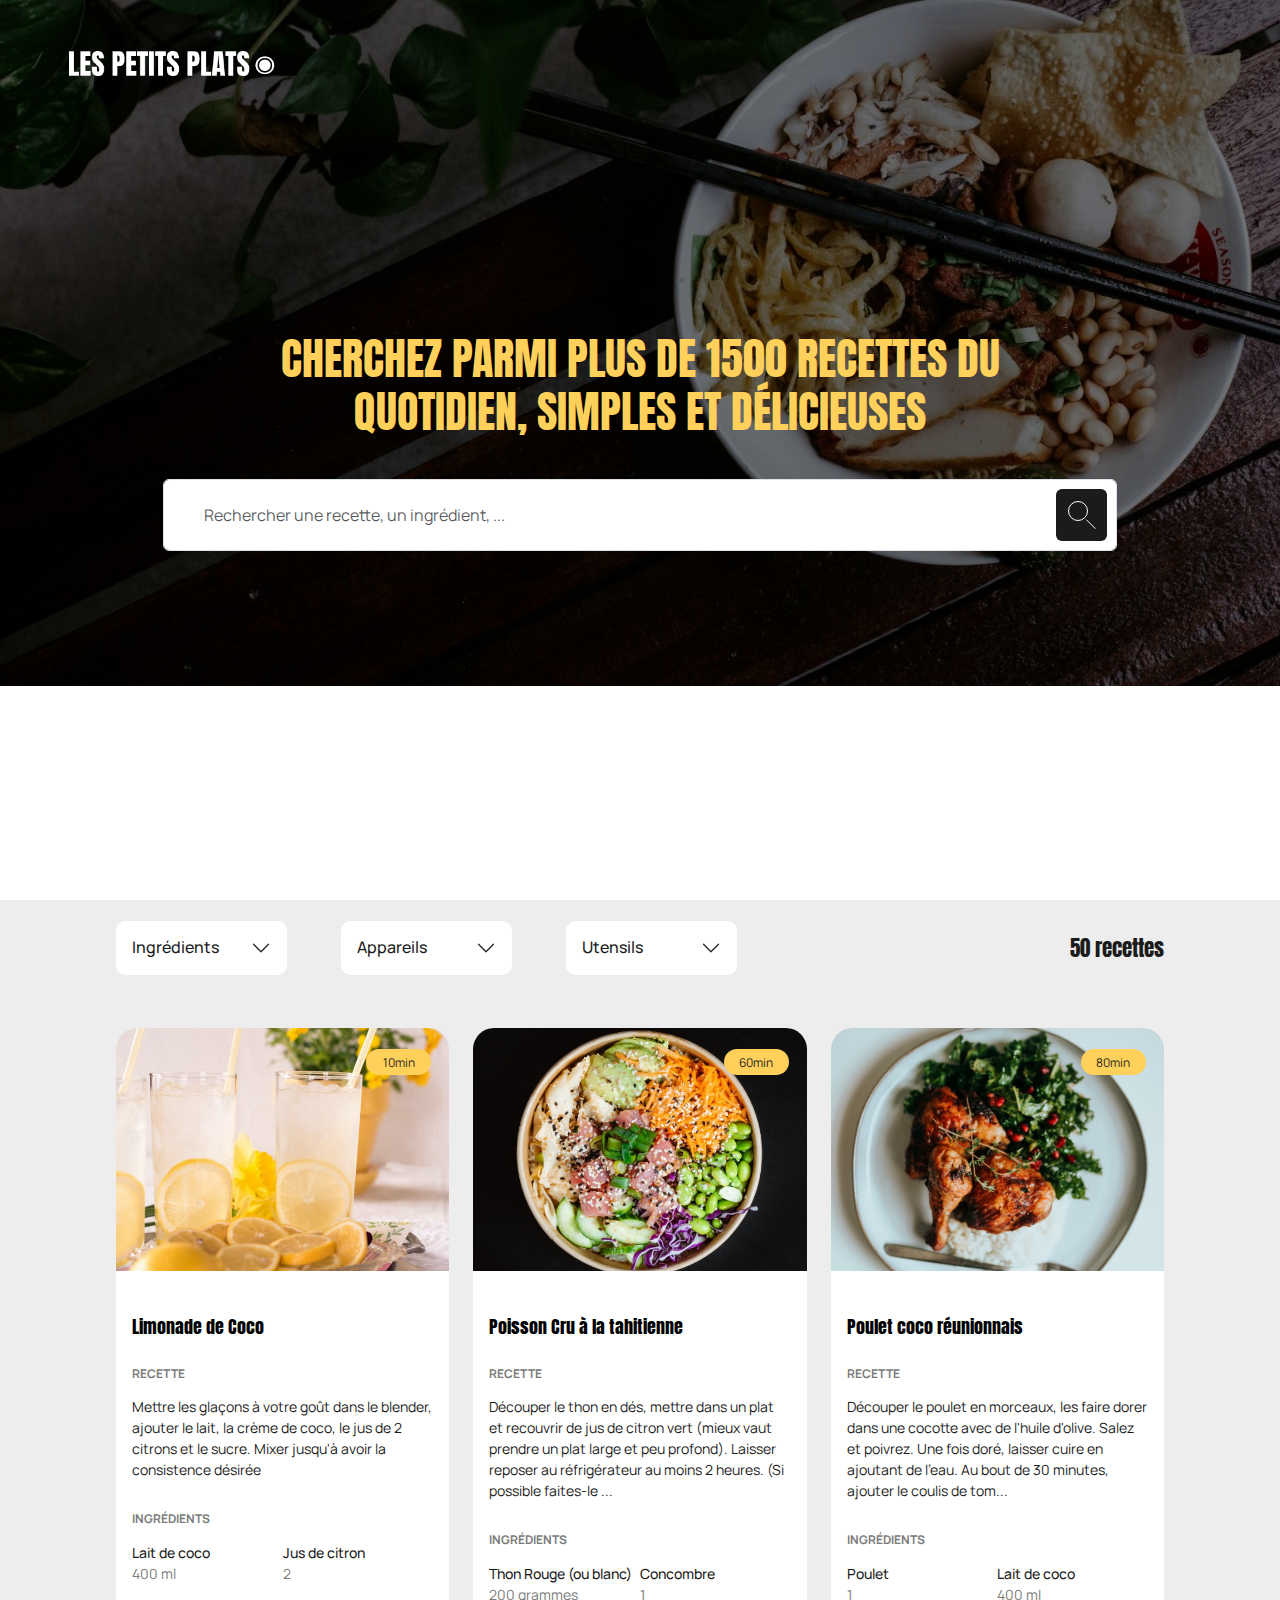
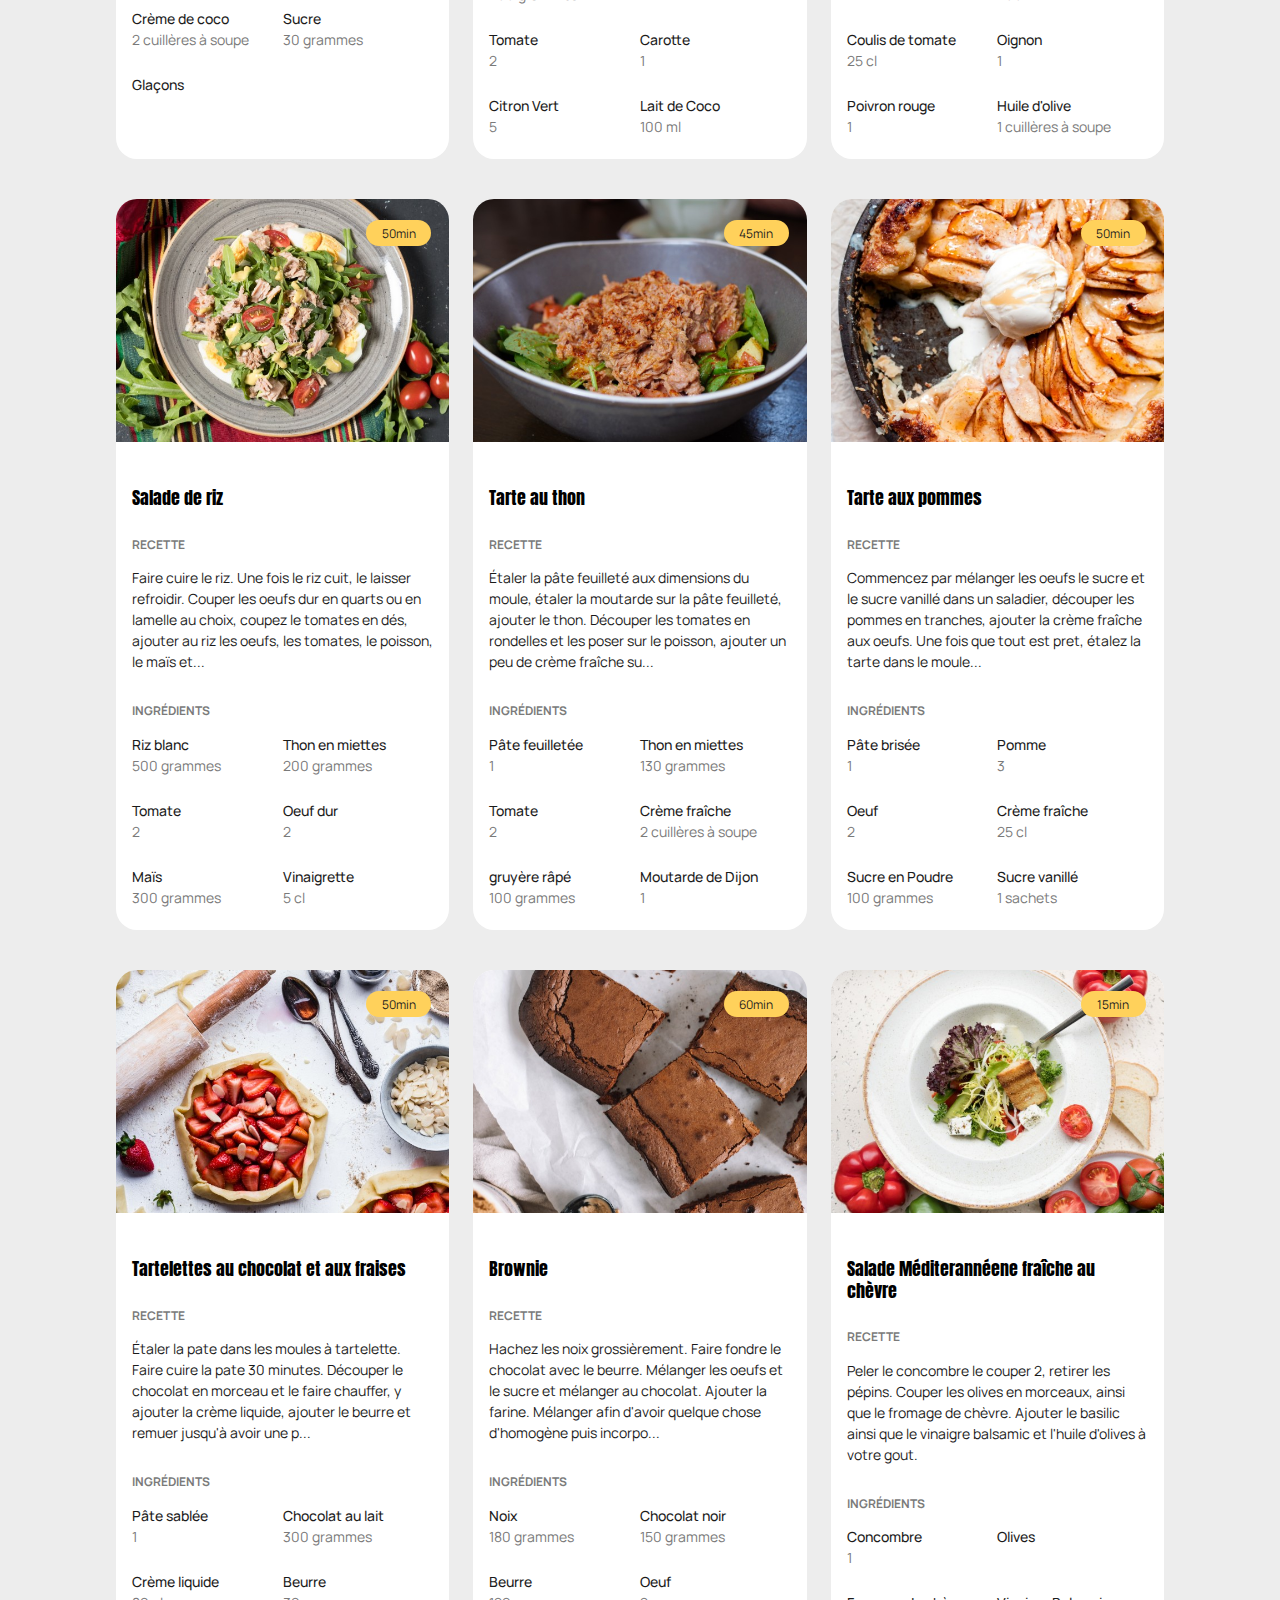
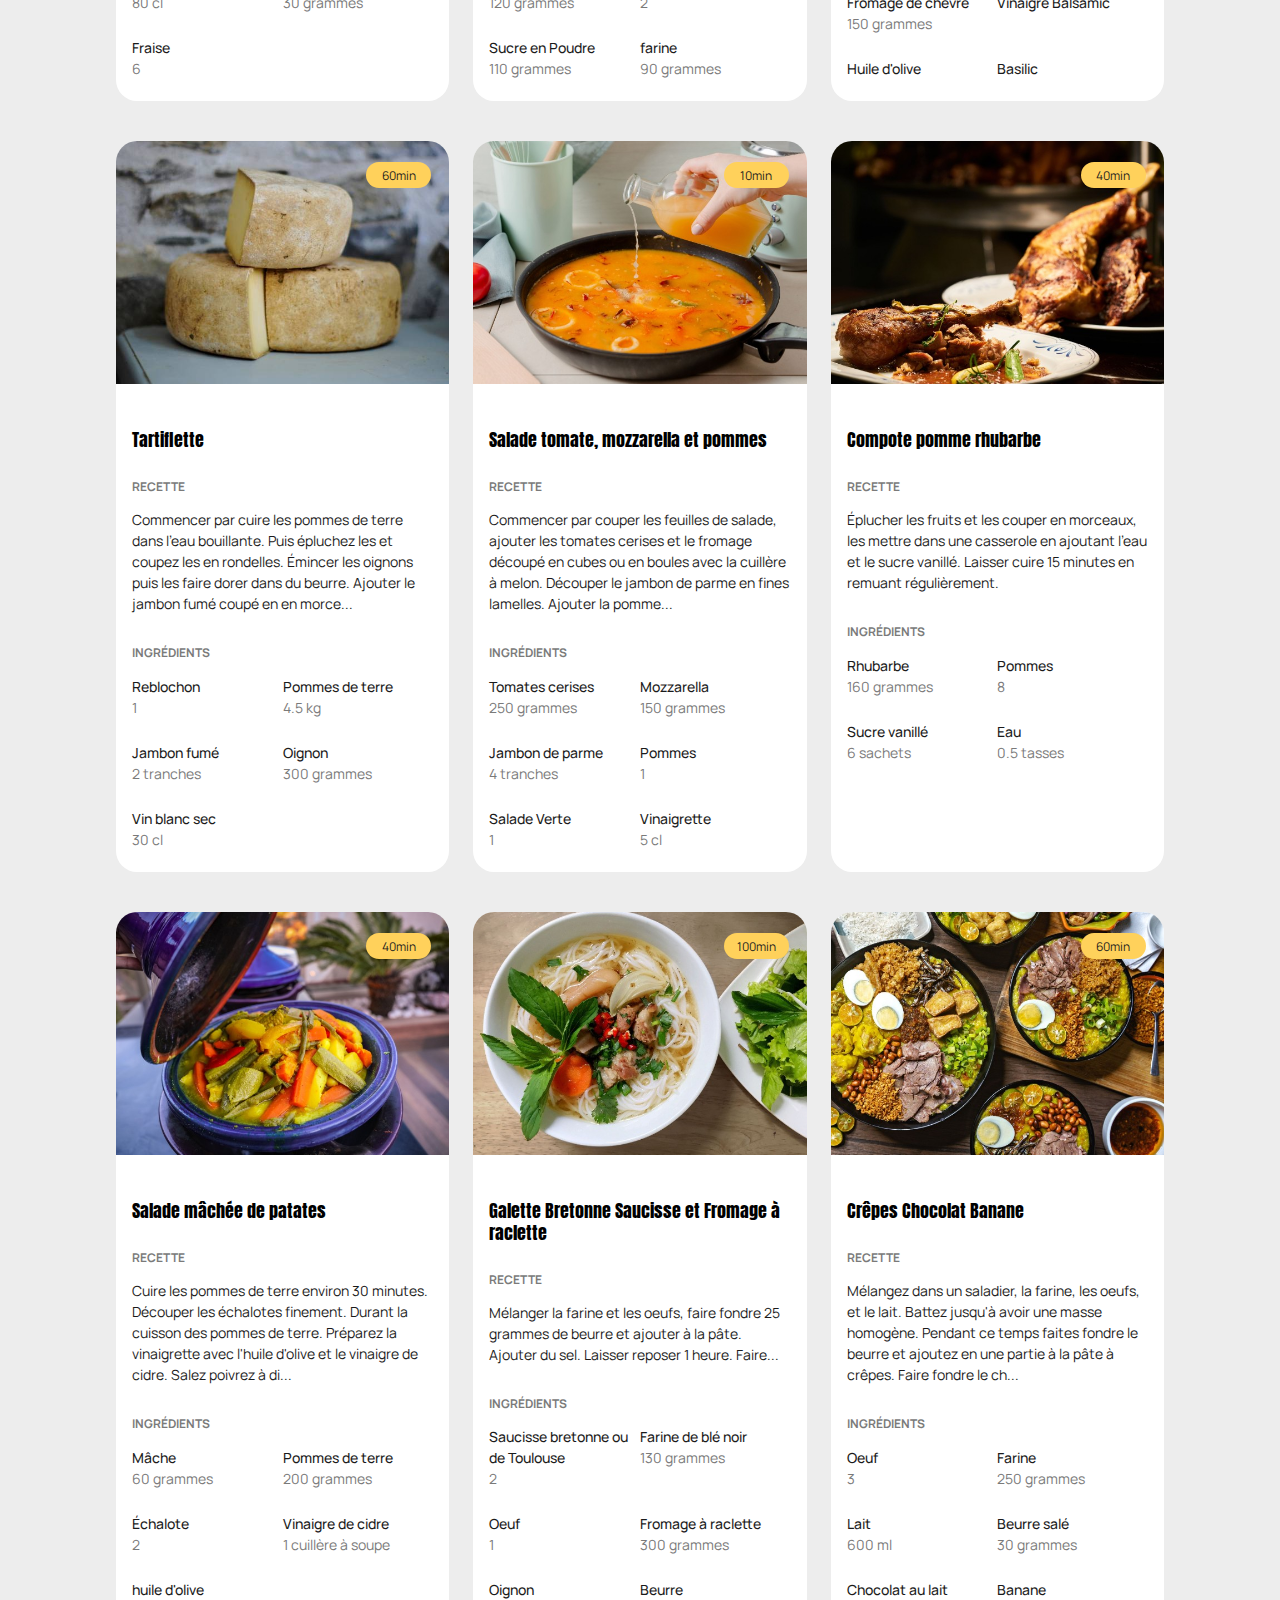
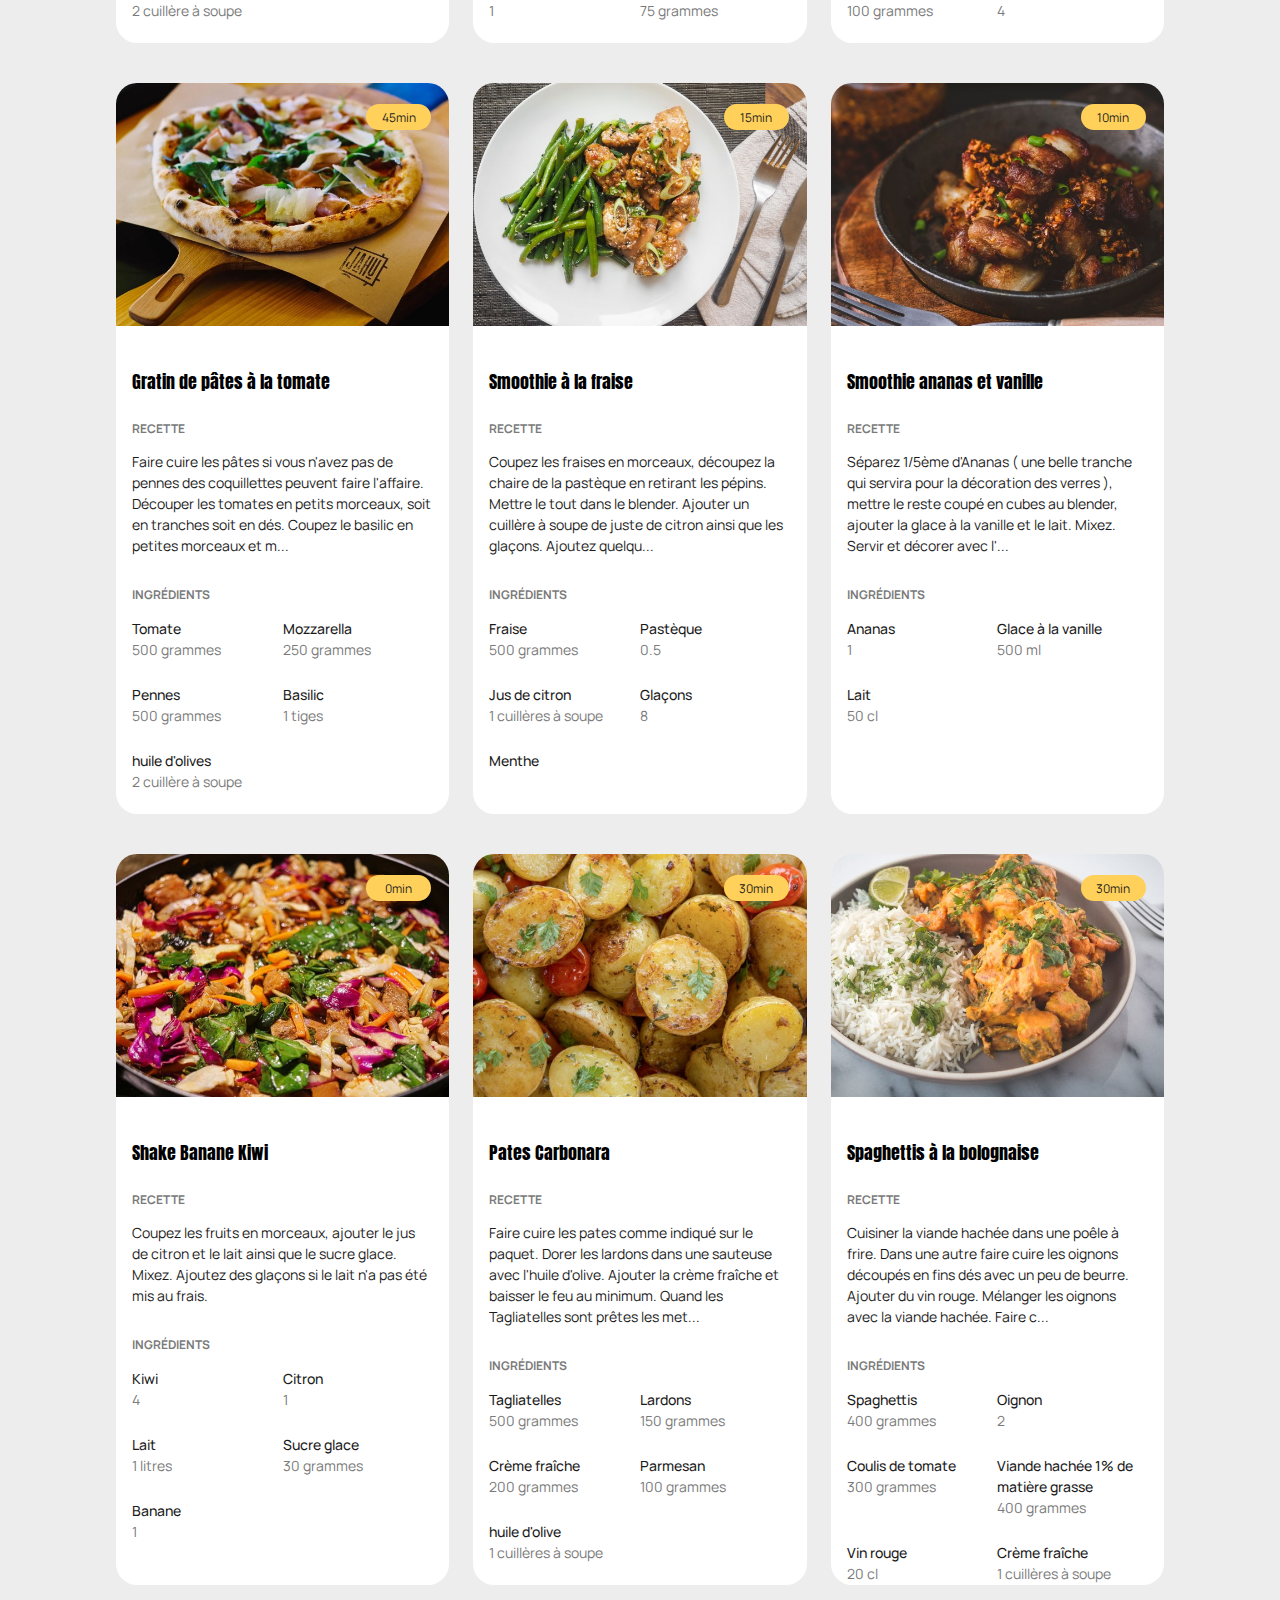
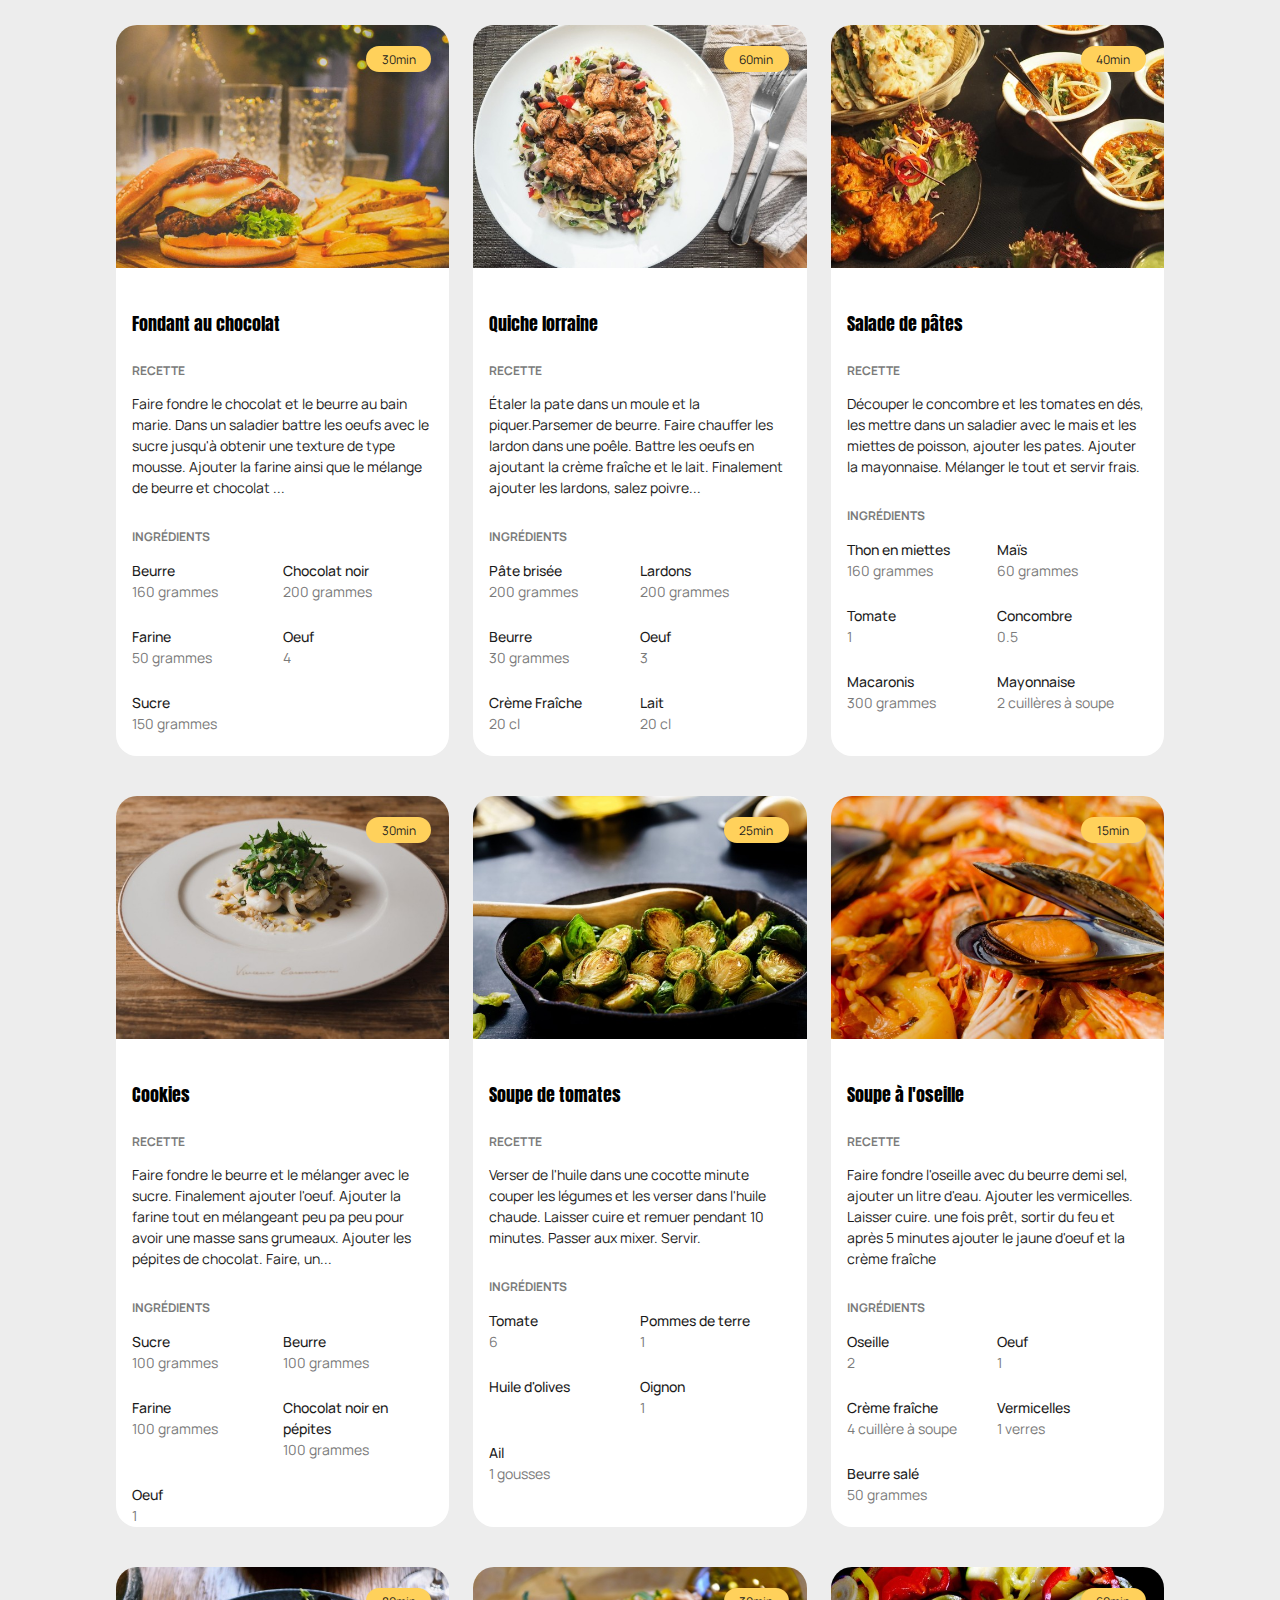
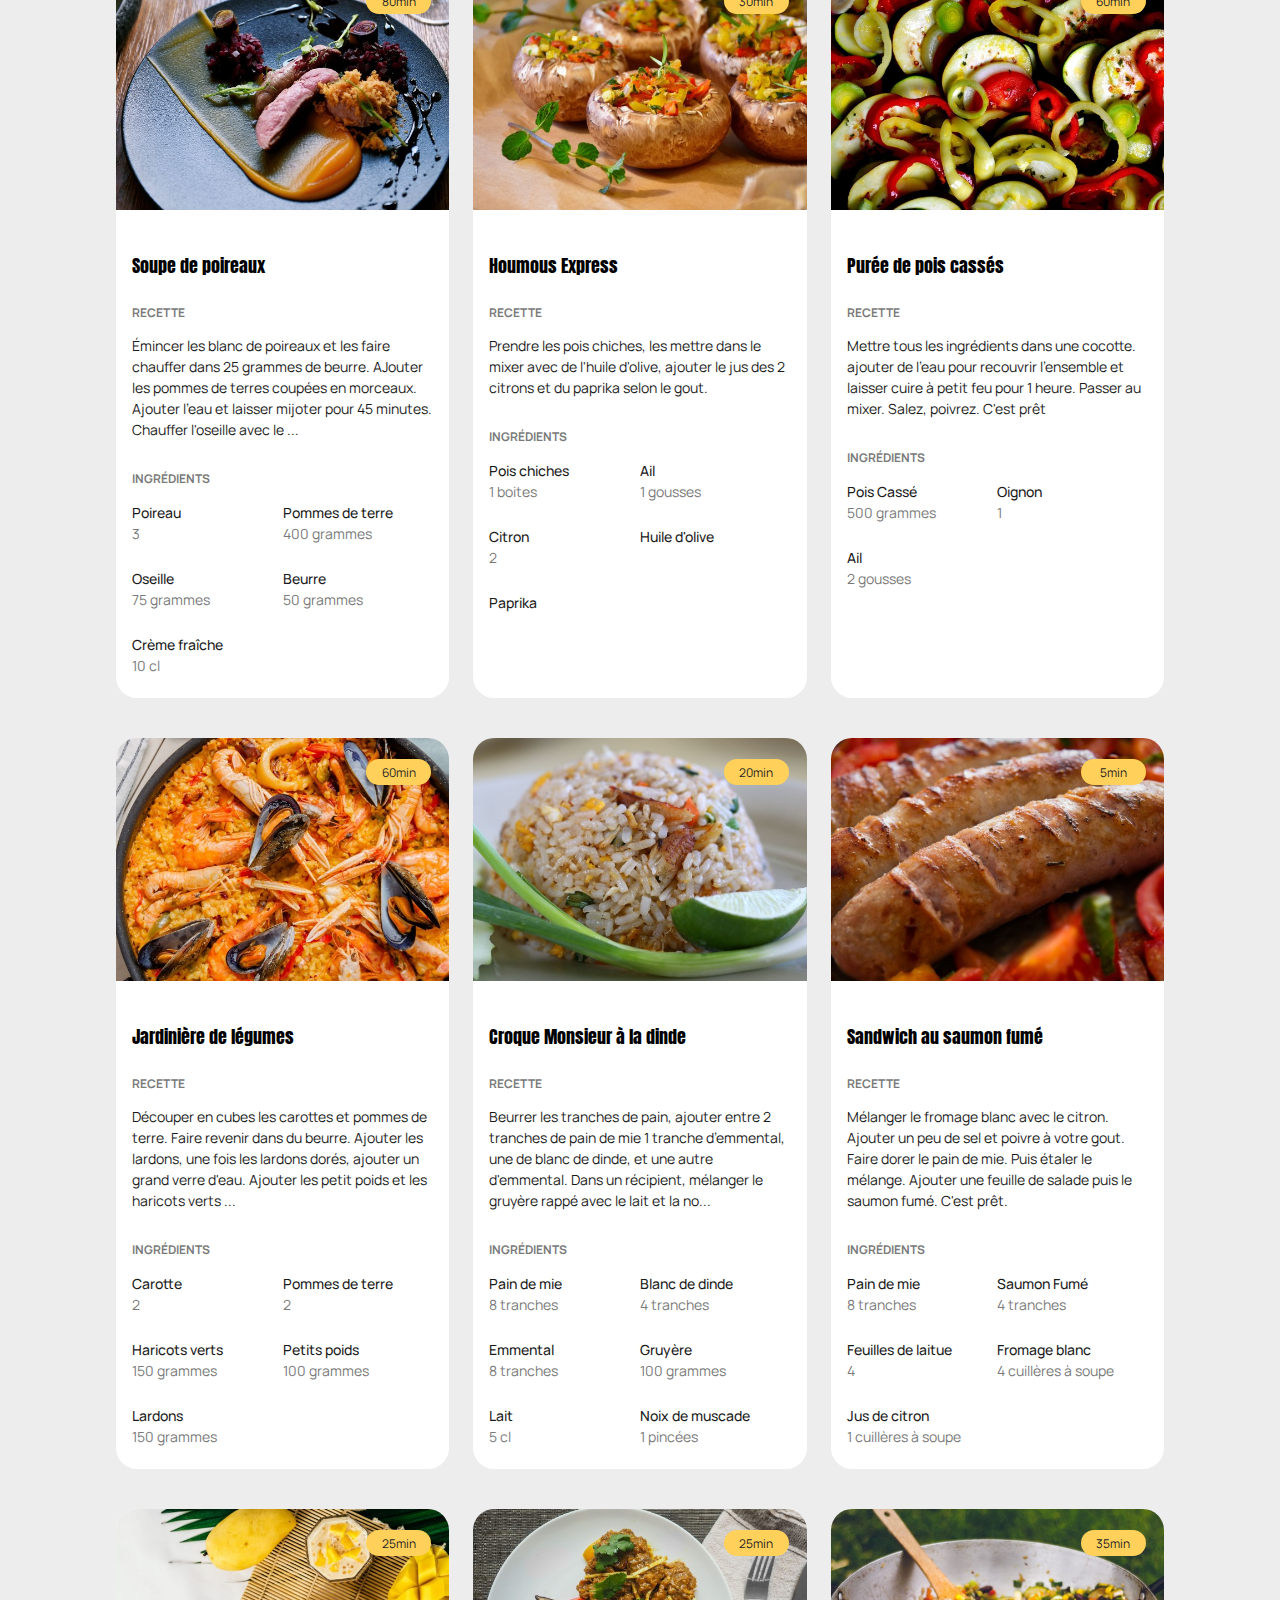
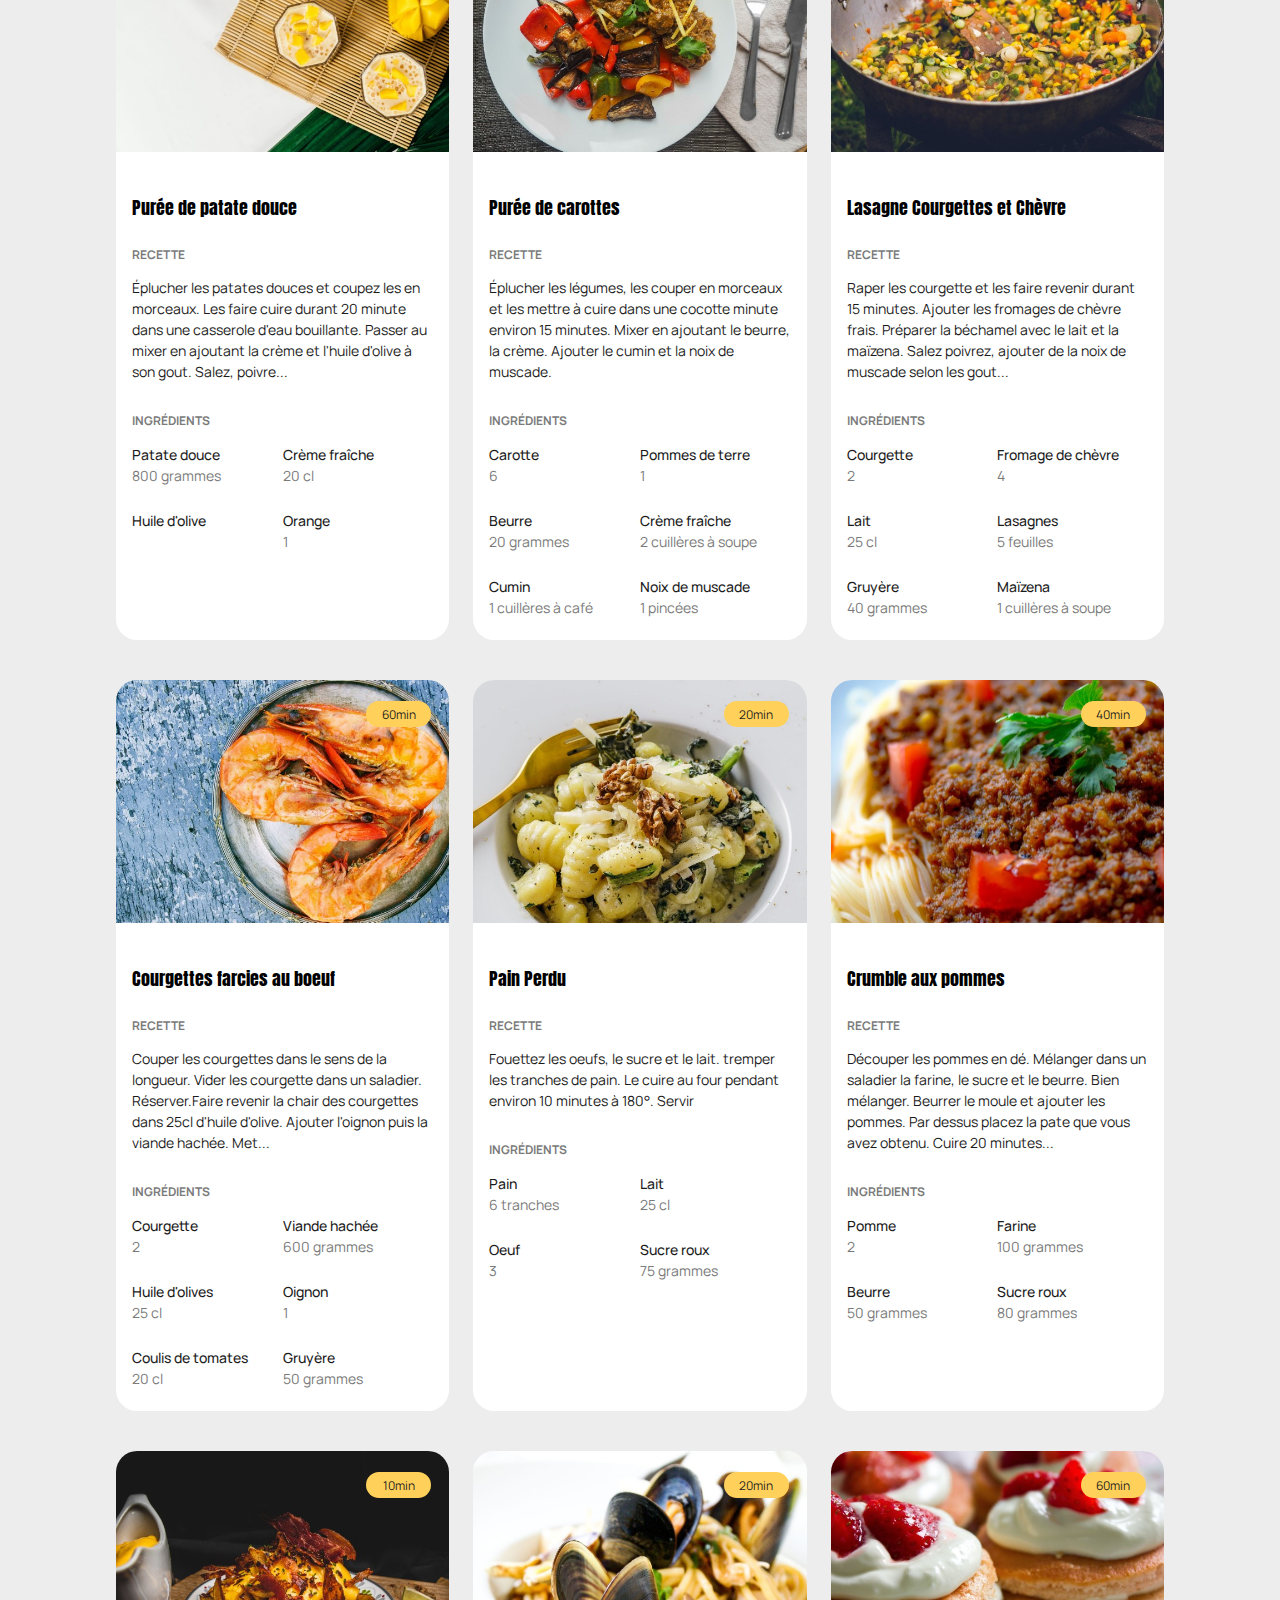
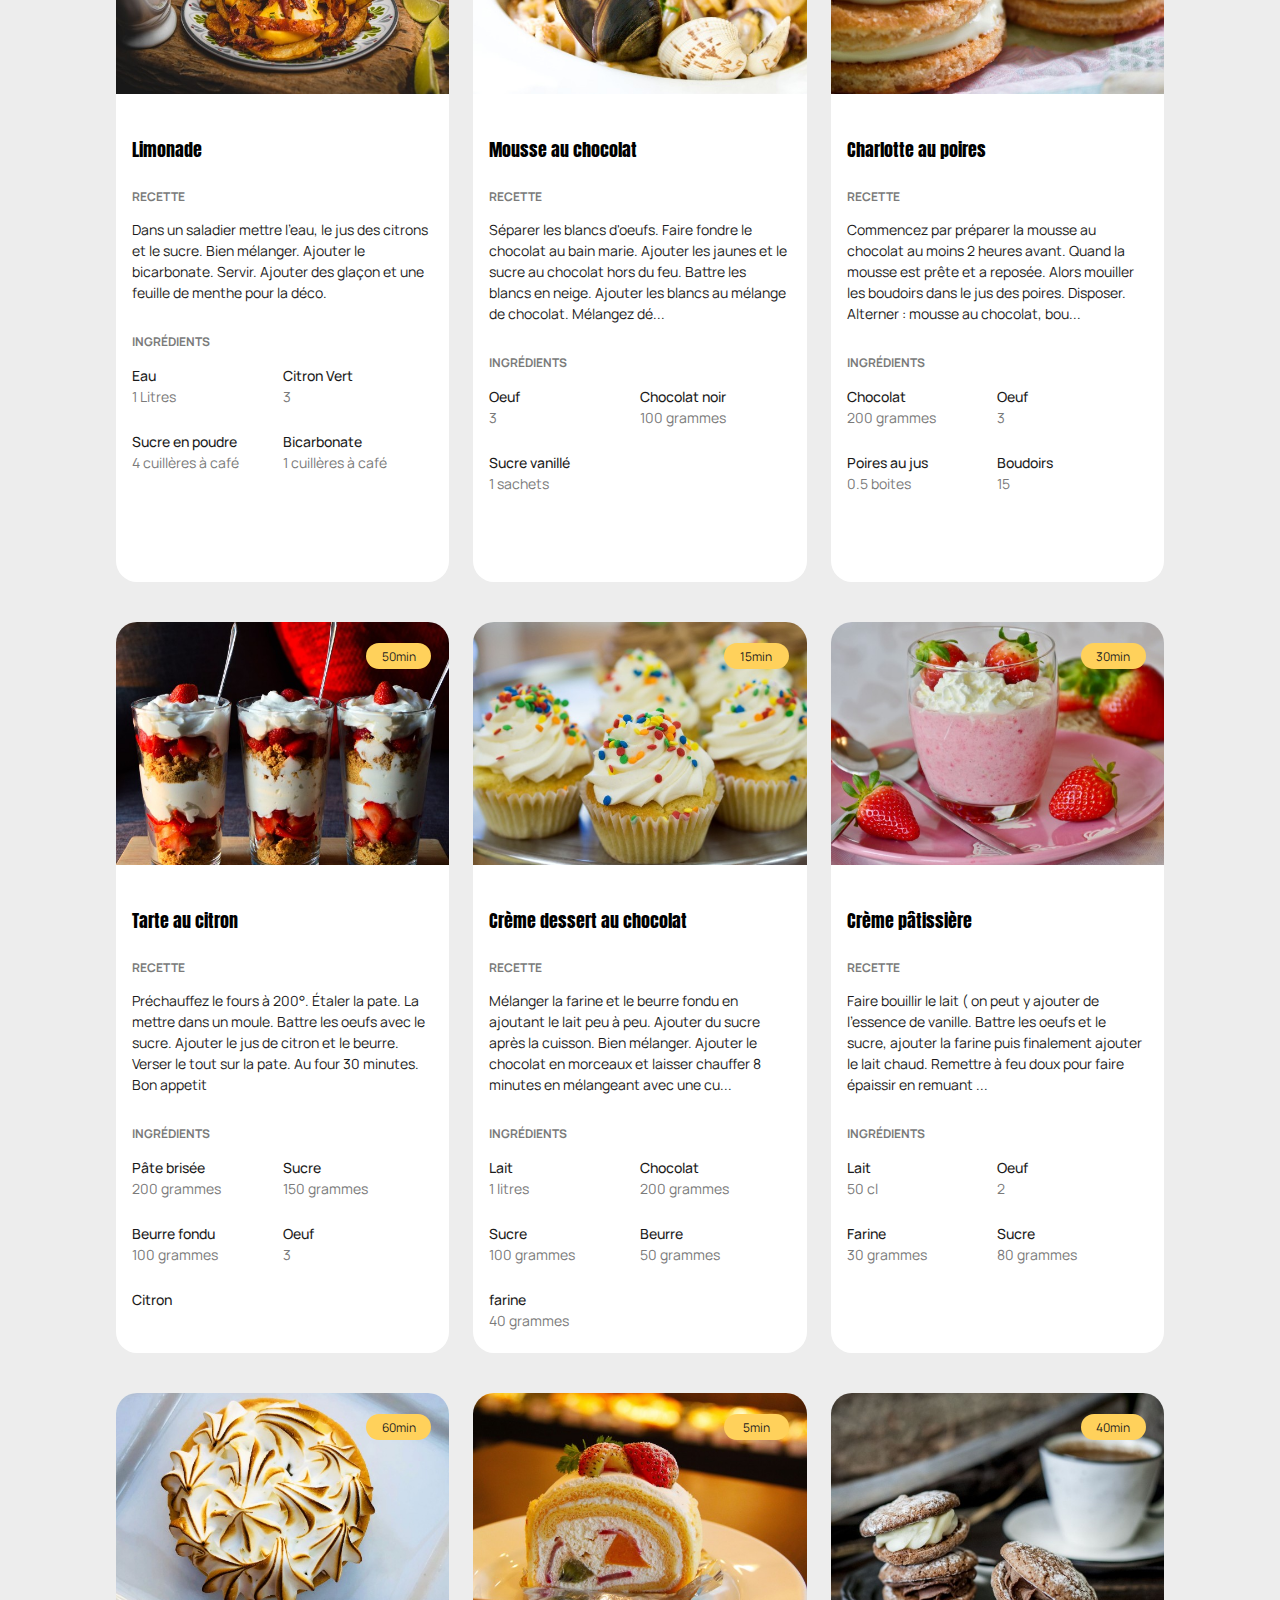
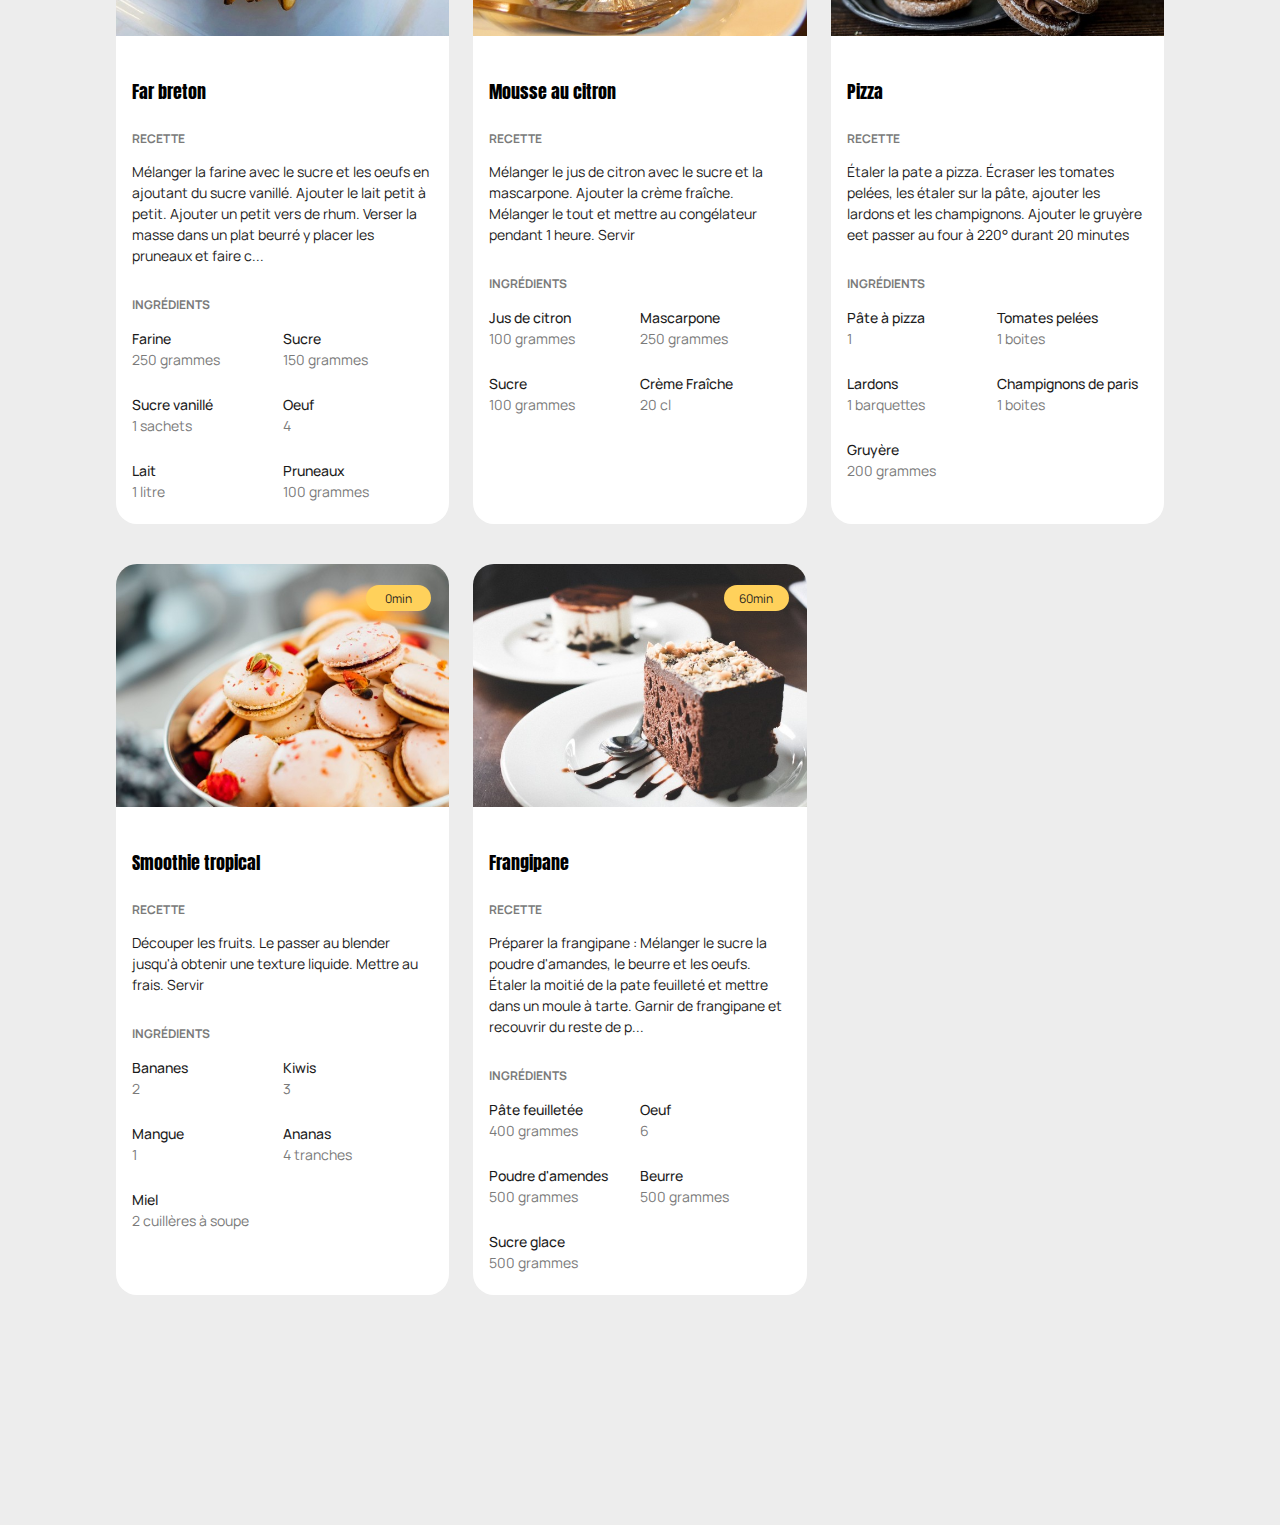
<file: index.html>
<!DOCTYPE html>
<html lang="fr">
  <head>
    <meta charset="UTF-8" />
    <meta name="viewport" content="width=device-width, initial-scale=1.0" />
    <title>Accueil - Les Petits Plats</title>
    <link
      href="https://cdn.jsdelivr.net/npm/bootstrap@5.3.3/dist/css/bootstrap.min.css"
      rel="stylesheet"
      integrity="sha384-QWTKZyjpPEjISv5WaRU9OFeRpok6YctnYmDr5pNlyT2bRjXh0JMhjY6hW+ALEwIH"
      crossorigin="anonymous"
    />
    <link
      rel="stylesheet"
      href="https://cdnjs.cloudflare.com/ajax/libs/font-awesome/6.5.2/css/all.min.css"
    />
    <link rel="shortcut icon" href="favicon.png" type="image/x-icon" />
    <link rel="stylesheet" href="style.css" />
  </head>
  <body>
    <header>
      <div
        class="content d-flex flex-column justify-content-center align-items-center text-center"
        style="height: 100vh"
      >
        <img
          src="assets/les-petits-plats-logo.png"
          alt="logo Les Petits Plats"
          aria-label="Aller à la page d'accueil"
          class="logo"
        />
        <h1 class="mb-4">
          CHERCHEZ PARMI PLUS DE 1500 RECETTES DU QUOTIDIEN, SIMPLES ET
          DÉLICIEUSES
        </h1>
        <form class="d-flex flex-column" role="search">
          <div class="position-relative">
            <div class="input-group align-items-center">
              <input
                id="principal-search"
                class="rounded form-control"
                type="search"
                placeholder="Rechercher une recette, un ingrédient, ..."
                aria-label="Recherche"
              />
              <button class="btn btn-search rounded" type="submit"></button>
            </div>
            <span
              class="error text-center position-absolute top-100 start-50 translate-middle mt-4"
            ></span>
          </div>
        </form>
      </div>
    </header>

    <main>
      <div class="container main-container mx-auto">
        <!-- FILTERS  -->
        <section
          class="filters-zone d-flex justify-content-between align-items-center"
        >
          <div class="filters row">
            <div class="accordion" id="accordionIngredients">
              <div class="accordion-item">
                <h2 class="accordion-header">
                  <button
                    class="accordion-button collapsed"
                    type="button"
                    data-bs-toggle="collapse"
                    data-bs-target="#collapseIngredients"
                    aria-expanded="false"
                    aria-controls="collapseIngredients"
                  >
                    Ingrédients
                  </button>
                </h2>
                <div
                  id="collapseIngredients"
                  class="accordion-collapse collapse"
                  data-bs-parent="#accordionIngredients"
                >
                  <div class="accordion-body">
                    <form class="d-flex" role="search">
                      <div class="input-group align-items-center">
                        <input
                          id="ingredients-search"
                          class="form-control"
                          type="search"
                          placeholder="|"
                          aria-label="Recherche"
                        />
                        <img
                          src="assets/icons/magnifying-glass-small.svg"
                          class="small-icon-search"
                          alt=""
                        />
                      </div>
                    </form>
                    <div class="tags-selected ingredients-tags-selected">
                    </div>
                    <ul class="list-group list-group-ingredients"></ul>
                  </div>
                </div>
              </div>
            </div>

            <div class="accordion" id="accordionAppliances">
              <div class="accordion-item">
                <h2 class="accordion-header">
                  <button
                    class="accordion-button collapsed"
                    type="button"
                    data-bs-toggle="collapse"
                    data-bs-target="#collapseAppliances"
                    aria-expanded="false"
                    aria-controls="collapseAppliances"
                  >
                    Appareils
                  </button>
                </h2>
                <div
                  id="collapseAppliances"
                  class="accordion-collapse collapse"
                  data-bs-parent="#accordionAppliances"
                >
                  <div class="accordion-body">
                    <form class="d-flex" role="search">
                      <div class="input-group align-items-center">
                        <input
                          id="appliances-search"
                          class="form-control"
                          type="search"
                          placeholder="|"
                          aria-label="Recherche"
                        />
                        <img
                          src="assets/icons/magnifying-glass-small.svg"
                          class="small-icon-search"
                          alt=""
                        />
                      </div>
                    </form>
                    <div class="tags-selected appliances-tags-selected">
                    </div>
                    <ul class="list-group list-group-appliances"></ul>
                  </div>
                </div>
              </div>
            </div>

            <div class="accordion" id="accordionUtensils">
              <div class="accordion-item">
                <h2 class="accordion-header">
                  <button
                    class="accordion-button collapsed"
                    type="button"
                    data-bs-toggle="collapse"
                    data-bs-target="#collapseUtensils"
                    aria-expanded="false"
                    aria-controls="collapseUtensils"
                  >
                    Utensils
                  </button>
                </h2>
                <div
                  id="collapseUtensils"
                  class="accordion-collapse collapse"
                  data-bs-parent="#accordionUtensils"
                >
                  <div class="accordion-body">
                    <form class="d-flex" role="search">
                      <div class="input-group align-items-center">
                        <input
                          id="utensils-search"
                          class="form-control"
                          type="search"
                          placeholder="|"
                          aria-label="Recherche"
                        />
                        <img
                          src="assets/icons/magnifying-glass-small.svg"
                          class="small-icon-search"
                          alt=""
                        />
                      </div>
                    </form>
                    <div class="tags-selected utensils-tags-selected">
                    </div>
                    <ul class="list-group list-group-utensils"></ul>
                  </div>
                </div>
              </div>
            </div>
          </div>
          <span class="nb-recipes text-end"></span>
        </section>
        <section class="labels-search-selected d-inline-flex align-items-center">
        </section>
        <div class="error-text"></div>
        <!-- CARDS  -->
        <section class="cards">
          <div class="row row-cols-1 row-cols-md-3 g-4"></div>
        </section>
      </div>
    </main>
    <script
      src="https://cdn.jsdelivr.net/npm/bootstrap@5.3.3/dist/js/bootstrap.bundle.min.js"
      integrity="sha384-YvpcrYf0tY3lHB60NNkmXc5s9fDVZLESaAA55NDzOxhy9GkcIdslK1eN7N6jIeHz"
      crossorigin="anonymous"
    ></script>
    <script type="module" src="scripts/factory/cardFactory.js"></script>
    <script type="module" src="scripts/functions/principalSearch.js"></script>
    <script type="module" src="scripts/functions/tagSelection.js"></script>
    <script type="module" src="scripts/functions/filteredTags.js"></script>
  </body>
</html>
</file>
<file: style.css>
@import url("https://fonts.googleapis.com/css2?family=Manrope:wght@200..800&display=swap");
@import url("https://fonts.googleapis.com/css2?family=Anton&family=Manrope:wght@200..800&display=swap");
/* font-family: "Manrope", sans-serif;
   font-family: "Anton", sans-serif;
*/

* {
  margin: 0;
  padding: 0;
}

/* Supprimer les max-width par défaut des containers Bootstrap */
.container,
.container-lg,
.container-md,
.container-sm,
.container-xl,
.container-xxl {
  max-width: none !important;
}

body {
  height: 100vh; /* assure que le body prend tout l'espace vertical disponible  */
  margin: 0;
}

.col {
  margin: 0;
}

/* HEADER */

header {
  position: relative;
  width: 100%;
}

header::before {
  content: "";
  position: absolute;
  top: 0;
  left: 0;
  width: 100%;
  height: 100%;
  background-image: url("assets/images/les-petits-plats-bg.jpg");
  background-size: cover;
  background-repeat: no-repeat;
  background-position: top -214px left 0;
  filter: brightness(50%);
}

.content {
  position: relative; /* Assurez-vous que le contenu reste empilé sur l'élément ::before */
  z-index: 1; /* Assurez-vous que le contenu soit empilé sur l'élément ::before */
}

.logo {
  position: absolute;
  width: 207px;
  height: 25.26px;
  top: 51px;
  left: 69px;
}

h1 {
  font-family: "Anton", sans-serif;
  color: #ffd15b !important;
  font-size: 2.75em;
  width: 720px;
}

.input-group > .form-control:focus,
.input-group > .form-floating:focus-within,
.input-group > .form-select:focus {
  z-index: 0;
}

.input-group {
  position: relative;
  padding: 17px 16px;
}

#principal-search {
  width: 954px !important;
  height: 72px;
  padding: 0 40px;
  font-family: "Manrope", sans-serif;
  font-size: 16px;
  font-weight: 400;
  color: #7a7a7a;
  margin-left: 50px;
}

.btn-search {
  position: absolute;
  top: 0;
  right: 60px;
  background: #1b1b1b;
  width: 51px;
  height: 52px;
  background-image: url("assets/icons/magnifying-glass.svg");
  background-repeat: no-repeat;
  background-position: center;
}

.btn-search:hover {
  background: #ffd15b;
  background-image: url("assets/icons/magnifying-glass-hover.svg");
  background-repeat: no-repeat;
  background-position: center;
}

.btn-search:active {
  background: #7451eb !important;
  background-image: url("assets/icons/magnifying-glass.svg") !important;
  background-repeat: no-repeat !important;
  background-position: center !important;
}

main {
  background: #ededed;
}

.main-container {
  padding-bottom: 10px;
}

.filters-zone {
  padding-top: 21px;
  margin-right: 104px;
  margin-left: 104px;
  margin-bottom: 30px;
}

.accordion {
  width: 195px;
  height: 56px;
  margin-right: 30px;
  border: none;
  z-index: 1;
  border-bottom-left-radius: 11px !important;
  border-bottom-right-radius: 11px !important;
}



.accordion-item {
  border: none;
  border-top-left-radius: 10px !important;
  border-top-right-radius: 10px !important;
  border-bottom-left-radius: 10px !important;
  border-bottom-right-radius: 10px !important;
}

.accordion-button {
  font-family: "Manrope", sans-serif;
  font-weight: 500;
  color: #1b1b1b !important;
  padding: 17px 16px 17px 16px;
  /* border-radius: 10px !important; */
}

.accordion-button:hover {
  background: #1b1b1b;
  color: #ffd15b !important;
  --bs-accordion-btn-icon: url("data:image/svg+xml,%3csvg xmlns='http://www.w3.org/2000/svg' viewBox='0 0 16 16' fill='none' stroke='%23ffd15b' stroke-linecap='round' stroke-linejoin='round'%3e%3cpath d='M2 5L8 11L14 5'/%3e%3c/svg%3e");
  --bs-accordion-btn-active-icon: url("data:image/svg+xml,%3csvg xmlns='http://www.w3.org/2000/svg' viewBox='0 0 16 16' fill='none' stroke='%23ffd15b' stroke-linecap='round' stroke-linejoin='round'%3e%3cpath d='M2 5L8 11L14 5'/%3e%3c/svg%3e");
}

.accordion-button:focus {
  box-shadow: none;
  border-radius: 10px 10px 0 0 !important;
}

.accordion-button:not(:focus) {
  border-radius: 10px !important;
}

.accordion-body {
  padding: 0;
  box-shadow: rgba(0, 0, 0, 0.24) 0px 3px 8px;
  border-bottom-left-radius: 0.25rem !important;
  border-bottom-right-radius: 0.25rem !important;
}

.nb-recipes {
  font-family: "Anton", sans-serif;
  font-size: 21px;
  font-weight: 400;
  color: #1b1b1b;
}

#ingredients-search::placeholder,
#appliances-search::placeholder,
#utensils-search::placeholder {
  color: #ededed;
}

#ingredients-search,
#appliances-search,
#utensils-search {
  font-family: "Manrope", sans-serif;
  font-size: 14px;
  font-weight: 400;
  color: #7a7a7a;
  border-radius: 2px !important;
}

.form-control:focus {
  color: #7a7a7a;
  box-shadow: none;
}

input[type="search"]#principal-search::-webkit-search-cancel-button {
  appearance: none;
  background: url(./assets/icons/erase-search.svg) no-repeat center center;
  height: 13px;
  width: 13px;
  right: 75px;
  cursor: pointer;
  position: absolute;
}

input[type="search"]#ingredients-search::-webkit-search-cancel-button,
input[type="search"]#appliances-search::-webkit-search-cancel-button,
input[type="search"]#utensils-search::-webkit-search-cancel-button {
  appearance: none;
  background: url(./assets/icons/erase-small-search.svg) no-repeat center center;
  stroke-width: 1px;
  height: 6px;
  width: 6px;
  right: 27px;
  cursor: pointer;
  position: absolute;
}

/* input[type="search"]#principal-search {
  color: red;
 } */

.small-icon-search {
  position: absolute;
  right: 25px;
  top: 27px;
}

ul {
  padding-bottom: 0;
}

.tags-selected {
  position: relative;
  padding: 0;
  display: none;
}

.tags-selected > .list-group-item {
  background: #ffd15b;
  margin-bottom: 5px;
}

.list-group-item {
  border: none;
  font-family: "Manrope", sans-serif;
  font-size: 14px;
  font-weight: 400;
  color: #1b1b1b;
  padding: 5px 17px;
  cursor: pointer;
}

.list-group-item:hover {
  background: #ffd15b;
  width: 100%;
  font-weight: 700;
}

.list-group-item:hover .delete-tag-selected-icon {
  display: block !important;
}

.list-group-item:last-child {
  border-bottom-right-radius: revert;
  border-bottom-left-radius: revert;
  margin-bottom: 18px;
}

.delete-tag-selected-icon {
  position: absolute;
  font-size: 13px;
  right: 10px;
  top: 10px;
  cursor: pointer !important;
  display: none;
}

.tag-selected {
  background: #ffd15b;
  width: 100%;
  font-weight: 700;
  margin-bottom: 15px;
}

.selected-tag:hover > .delete-tag-selected-icon {
  display: block;
}

.list-group-item:first-child {
  border-top-left-radius: revert;
  border-top-right-radius: revert;
}

.labels-search-selected {
  display: none !important;
  margin: -10px 104px;
}

.labelsearch-selected {
  border-radius: 10px;
  padding: 16px;
  background: #ffd15b;
  font-family: "Manrope", sans-serif;
  font-size: 14px;
  font-weight: 400;
  color: #000000;
  margin-right: 20px;
  margin-bottom: 10px;
  position: relative;
}

button:active {
  background: unset;
}

.labelsearch-selected:hover {
  background: #1b1b1b;
  color: #ffd15b;
  font-weight: 500;
}

.labelsearch-selected .list-group-item {
  padding: 0 48px 0 0;
  background: unset;
}

.labelsearch-selected:hover .list-group-item {
  color: #ffd15b;
  font-weight: 700;
  cursor: text;
}

.labelsearch-selected:hover .delete-labelsearch-icon {
  color: #ffd15b;
}

.labelsearch-selected-text {
  padding-right: 50px;
}

.delete-labelsearch-icon {
  color: #1b1b1b;
  position: absolute;
  right: 10px;
  top: 20px;
}

/* CARDS */

.cards {
  margin-top: 55px;
  margin-right: 104px;
  margin-bottom: 200px;
  margin-left: 104px;
}

.card {
  height: 731px;
  margin: 20px 0;
  border-radius: 21px;
  border: none;
}

.card-img-top {
  width: 100%;
  height: 33.3%;
  object-fit: cover;
  border-top-left-radius: 21px;
  border-top-right-radius: 21px;
}

.card-title {
  font-family: "Anton", sans-serif;
  font-size: 18px;
  font-weight: 400;
  color: #000000;
  margin: 29px 0;
}

.card-heading {
  font-family: "Manrope", sans-serif;
  font-size: 12px;
  font-weight: 700;
  color: #7a7a7a;
  margin-bottom: 15px;
}

.card-description {
  font-family: "Manrope", sans-serif;
  font-size: 14px;
  font-weight: 400;
  color: #1b1b1b;
  margin-bottom: 32px;
}

.card-ingredient {
  font-family: "Manrope", sans-serif;
  font-size: 14px;
  font-weight: 500;
  color: #1b1b1b;
}

.card-quantity {
  font-family: "Manrope", sans-serif;
  font-size: 14px;
  font-weight: 400;
  color: #7a7a7a;
}

.time-badge {
  position: absolute;
  top: 21px;
  right: 18px;
  background: #ffd15b;
  color: #1b1b1b;
  font-family: "Manrope", sans-serif;
  font-size: 12px;
  font-weight: 400;
  text-align: center;
  width: 65px;
  height: 26px;
  padding: 5px 15px 5px 15px;
  border-radius: 14px;
}

.card[id="14"] .time-badge {
  padding: 5px 12px 5px 12px;
}

.error {
  font-size: 16px;
  /* color: #7451eb; */
  background: #ffffff;
  padding: 5px 15px;
  font-weight: 500;
  margin: 0 auto;
  border-radius: 21px;
  display: none;
}

.error-text {
  font-size: 2.2em;
  font-weight: 700;
}
</file>
